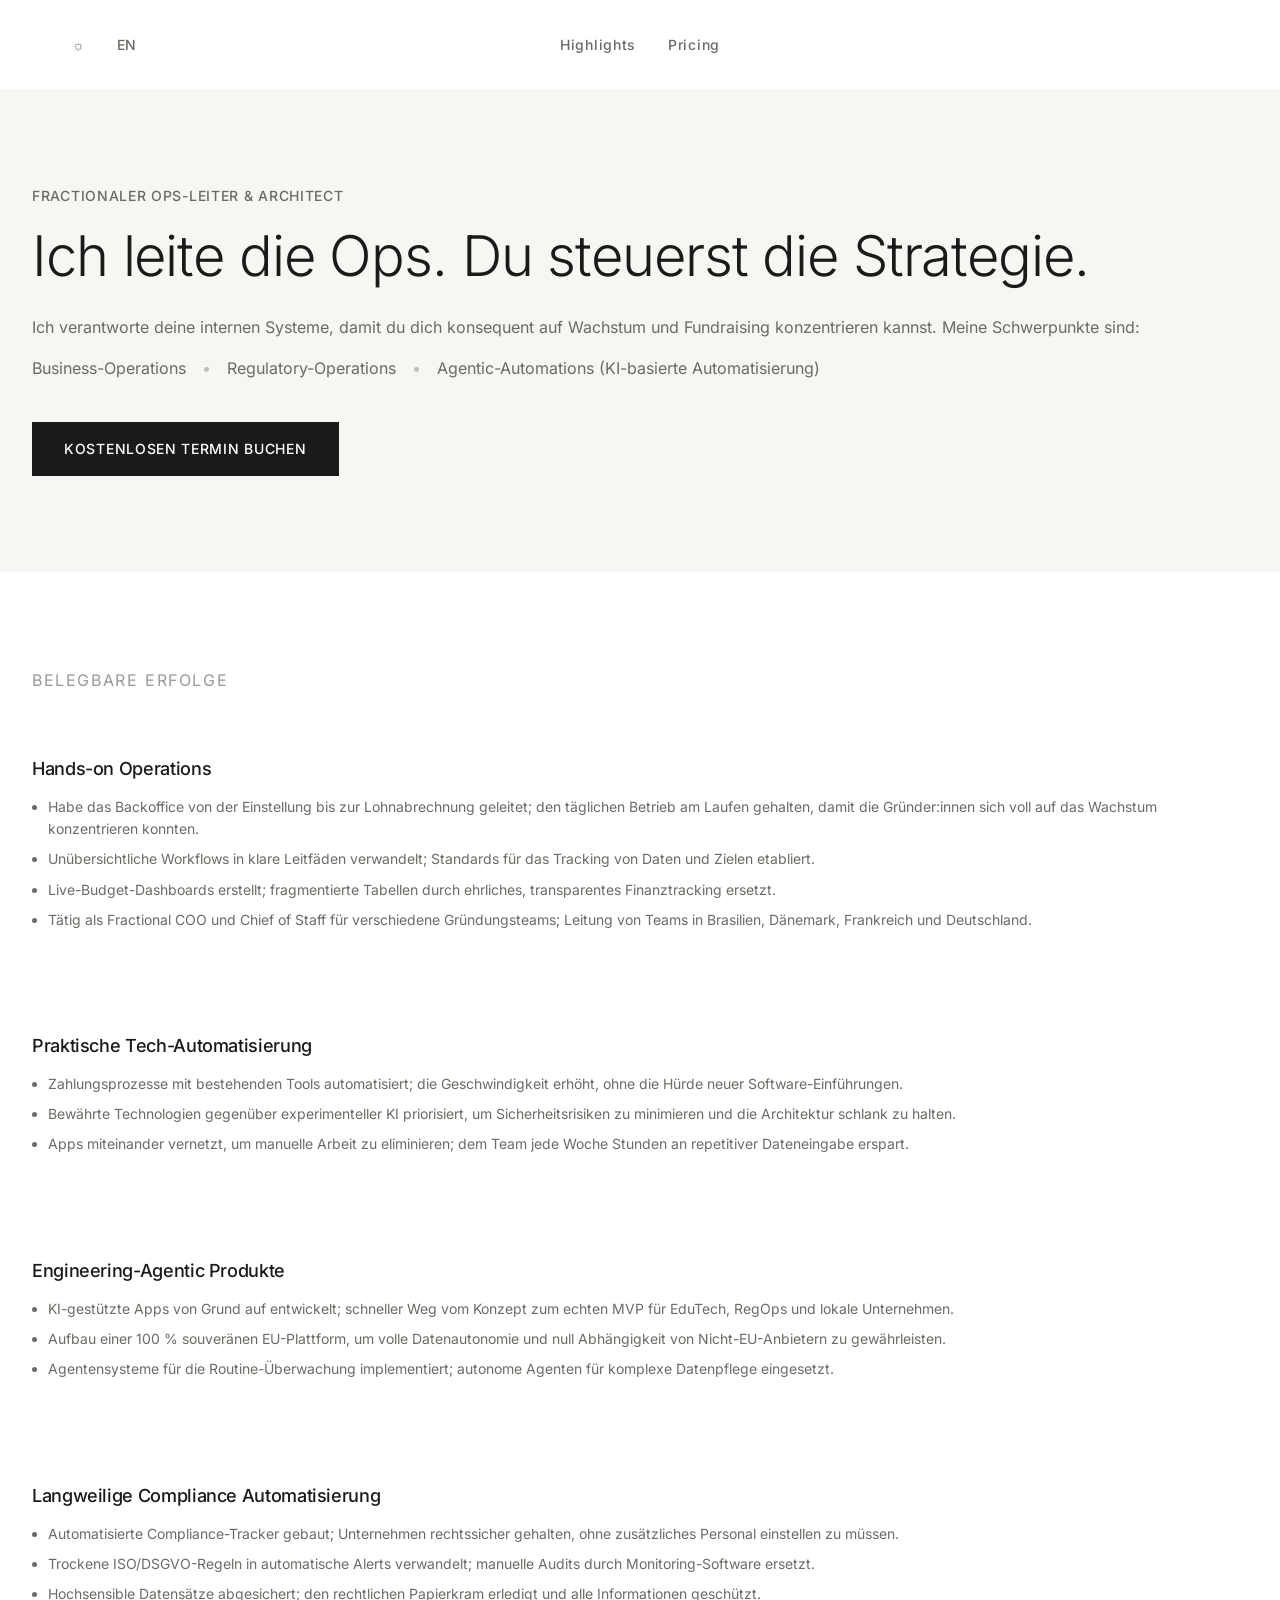
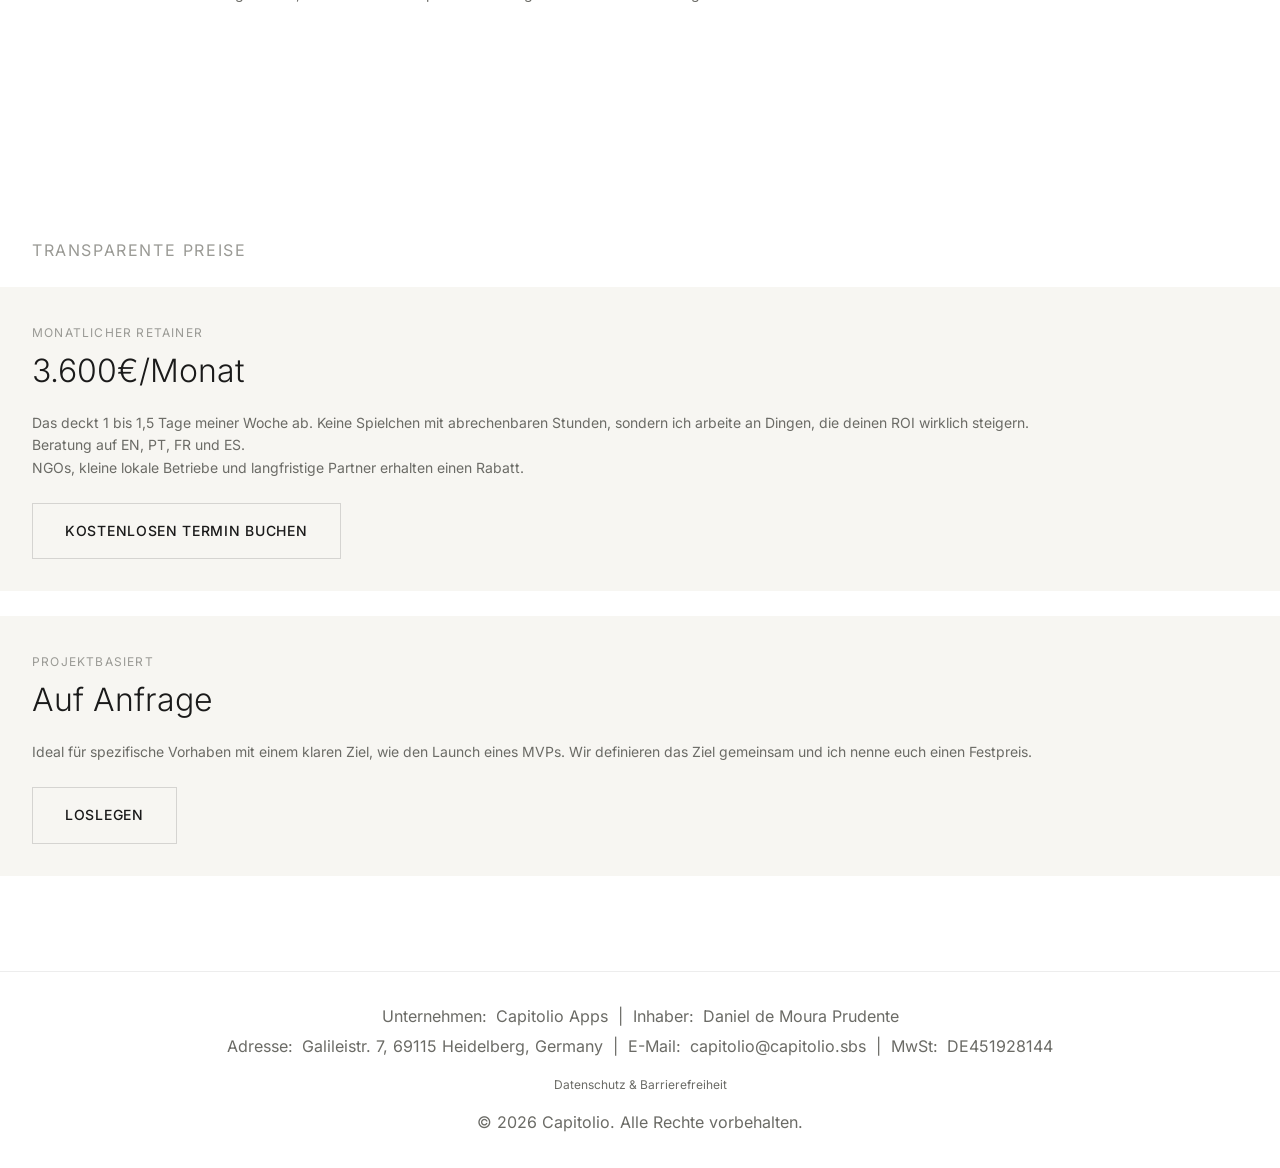
<file: index.html>
<!DOCTYPE html>
<html lang="de">

<head>
  <meta charset="UTF-8">
  <meta name="viewport" content="width=device-width, initial-scale=1.0">
  <meta http-equiv="Content-Security-Policy"
    content="default-src 'none'; script-src 'self' 'unsafe-inline'; style-src 'self' 'unsafe-inline'; font-src 'self'; img-src 'self'; connect-src 'none'; frame-ancestors 'none';">
  <meta http-equiv="X-Frame-Options" content="DENY">
  <title>Daniel Prudente - Ops-Leiter & Architect</title>
  <meta name="description"
    content="Ich übernehme die volle Verantwortung für die interne Infrastruktur, damit sich das Gründungsteam voll auf Strategie und Fundraising fokussieren kann.">
  <link rel="icon" type="image/x-icon" href="public/favicon.ico">

  <!-- Stylesheets -->
  <link rel="stylesheet" href="css/style.css">
</head>

<body>
  <!-- Header -->
  <header>
    <div class="container">
      <div class="header-content">
        <nav class="nav-desktop">
          <ul class="nav-list">
            <li><a href="#proof" class="nav-link" data-i18n="nav_highlights">Highlights</a></li>
            <li><a href="#pricing" class="nav-link" data-i18n="nav_pricing">Preise</a></li>
          </ul>
        </nav>
        <div class="nav-controls">
          <button id="theme-toggle" class="nav-btn" aria-label="Design wechseln" title="Design wechseln">
            <span class="theme-icon">&#9788;</span>
          </button>
          <button id="lang-toggle" class="nav-btn" aria-label="Sprache wechseln" title="Sprache wechseln">
            <span data-lang-indicator>DE</span>
          </button>
          <button id="open-nav" class="nav-btn nav-hamburger" aria-label="Navigation öffnen">
            <span>&#9776;</span>
          </button>
        </div>
      </div>
    </div>
  </header>

  <!-- Mobile Navigation Overlay -->
<div class="nav-overlay" id="nav-overlay">
      <button class="close-nav" id="close-nav" aria-label="Navigation schließen">Schließen</button>
      <ul class="nav-overlay-list">
        <li class="nav-overlay-item"><a href="#proof" class="nav-overlay-link" data-i18n="nav_highlights">Highlights</a></li>
        <li class="nav-overlay-item"><a href="#pricing" class="nav-overlay-link" data-i18n="nav_pricing">Preise</a></li>
      </ul>
    </div>

  <main>
    <!-- Section 1: CTA (Call to Action) -->
    <section id="cta" class="grid">
      <div class="cta-content reveal active">
        <span class="eyebrow-text">Fractionaler Ops-Leiter & Architect</span>
        <h1 class="cta-title">Ich leite die Ops. Du steuerst die Strategie.</h1>
        <p class="cta-subtitle">Ich verantworte deine internen Systeme, damit du dich konsequent auf Wachstum und Fundraising konzentrieren kannst. Meine Schwerpunkte sind:</p>
        <ul class="focus-areas">
          <li>Business-Operations</li>
          <li>Regulatory-Operations</li>
          <li>Agentic-Automations (KI-basierte Automatisierung)</li>
        </ul>
        <div class="cta-actions">
          <a href="https://koalendar.com/e/daniel-kennenlernen" target="_blank" rel="noopener noreferrer" class="btn btn-primary">Kostenlosen Termin buchen</a>
        </div>
      </div>
    </section>

    <!-- Section 2: Proof of Work (3 Cards) -->
    <section id="proof" class="grid">
      <div class="section-label reveal">
        <span class="label">Belegbare Erfolge</span>
      </div>
      <div class="section-content">
        <div class="proof-grid">
          <div class="proof-card reveal">
            <h3 class="proof-card-title">Hands-on Operations</h3>
            <ul class="proof-card-desc">
              <li>Habe das Backoffice von der Einstellung bis zur Lohnabrechnung geleitet; den täglichen Betrieb am Laufen gehalten, damit die Gründer:innen sich voll auf das Wachstum konzentrieren konnten.</li>
              <li>Unübersichtliche Workflows in klare Leitfäden verwandelt; Standards für das Tracking von Daten und Zielen etabliert.</li>
              <li>Live-Budget-Dashboards erstellt; fragmentierte Tabellen durch ehrliches, transparentes Finanztracking ersetzt.</li>
              <li>Tätig als Fractional COO und Chief of Staff für verschiedene Gründungsteams; Leitung von Teams in Brasilien, Dänemark, Frankreich und Deutschland.</li>
            </ul>
          </div>
          <div class="proof-card reveal delay-1">
            <h3 class="proof-card-title">Praktische Tech-Automatisierung</h3>
            <ul class="proof-card-desc">
              <li>Zahlungsprozesse mit bestehenden Tools automatisiert; die Geschwindigkeit erhöht, ohne die Hürde neuer Software-Einführungen.</li>
              <li>Bewährte Technologien gegenüber experimenteller KI priorisiert, um Sicherheitsrisiken zu minimieren und die Architektur schlank zu halten.</li>
              <li>Apps miteinander vernetzt, um manuelle Arbeit zu eliminieren; dem Team jede Woche Stunden an repetitiver Dateneingabe erspart.</li>
            </ul>
          </div>
          <div class="proof-card reveal delay-2">
            <h3 class="proof-card-title">Engineering-Agentic Produkte</h3>
            <ul class="proof-card-desc">
              <li>KI-gestützte Apps von Grund auf entwickelt; schneller Weg vom Konzept zum echten MVP für EduTech, RegOps und lokale Unternehmen.</li>
              <li>Aufbau einer 100 % souveränen EU-Plattform, um volle Datenautonomie und null Abhängigkeit von Nicht-EU-Anbietern zu gewährleisten.</li>
              <li>Agentensysteme für die Routine-Überwachung implementiert; autonome Agenten für komplexe Datenpflege eingesetzt.</li>
            </ul>
          </div>
          <div class="proof-card reveal delay-3">
            <h3 class="proof-card-title">Langweilige Compliance Automatisierung</h3>
            <ul class="proof-card-desc">
              <li>Automatisierte Compliance-Tracker gebaut; Unternehmen rechtssicher gehalten, ohne zusätzliches Personal einstellen zu müssen.</li>
              <li>Trockene ISO/DSGVO-Regeln in automatische Alerts verwandelt; manuelle Audits durch Monitoring-Software ersetzt.</li>
              <li>Hochsensible Datensätze abgesichert; den rechtlichen Papierkram erledigt und alle Informationen geschützt.</li>
            </ul>
          </div>
        </div>
      </div>
    </section>

    <!-- Section 3: Pricing -->
    <section id="pricing" class="grid">
      <div class="section-label reveal">
        <span class="label">Transparente Preise</span>
      </div>
      <div class="section-content">
        <div class="pricing-grid">
          <div class="pricing-card reveal">
            <span class="pricing-card-title">Monatlicher Retainer</span>
            <div class="pricing-card-price">3.600€/Monat</div>
            <ul class="pricing-card-desc">
              <li>Das deckt 1 bis 1,5 Tage meiner Woche ab. Keine Spielchen mit abrechenbaren Stunden, sondern ich arbeite an Dingen, die deinen ROI wirklich steigern.</li>
              <li>Beratung auf EN, PT, FR und ES.</li>
              <li>NGOs, kleine lokale Betriebe und langfristige Partner erhalten einen Rabatt.</li>
            </ul>
            <a href="https://koalendar.com/e/daniel-kennenlernen" target="_blank" rel="noopener noreferrer"
              class="btn btn-secondary">Kostenlosen Termin buchen</a>
          </div>
          <div class="pricing-card reveal delay-1">
            <span class="pricing-card-title">Projektbasiert</span>
            <div class="pricing-card-price">Auf Anfrage</div>
            <p class="pricing-card-desc">Ideal für spezifische Vorhaben mit einem klaren Ziel, wie den Launch eines MVPs. Wir definieren das Ziel gemeinsam und ich nenne euch einen Festpreis.</p>
            <a href="https://koalendar.com/e/daniel-kennenlernen" target="_blank" rel="noopener noreferrer"
              class="btn btn-secondary">Loslegen</a>
          </div>
        </div>
      </div>
    </section>
  </main>

  <!-- Footer -->
  <footer>
    <div class="container">
      <div class="footer-content">
        <div class="footer-impressum">
          <p class="footer-impressum-text">
            <strong>Unternehmen:</strong> Capitolio Apps &nbsp;|&nbsp; <strong>Inhaber:</strong> Daniel de Moura
            Prudente
          </p>
          <p class="footer-impressum-text">
            <strong>Adresse:</strong> Galileistr. 7, 69115 Heidelberg, Germany &nbsp;|&nbsp; <strong>E-Mail:</strong>
            capitolio@capitolio.sbs &nbsp;|&nbsp; <strong>MwSt:</strong> DE451928144
          </p>
        </div>
        <div class="footer-links">
          <a href="privacy-accessibility.html" class="footer-link">Datenschutz & Barrierefreiheit</a>
        </div>
        <div class="footer-legal">
          <p>&copy; 2026 Capitolio. Alle Rechte vorbehalten.</p>
        </div>
      </div>
    </div>
  </footer>

  <!-- JavaScript -->
  <script src="js/theme.js"></script>
  <script src="js/i18n.js"></script>
  <script src="js/main.js"></script>
</body>

</html>
</file>
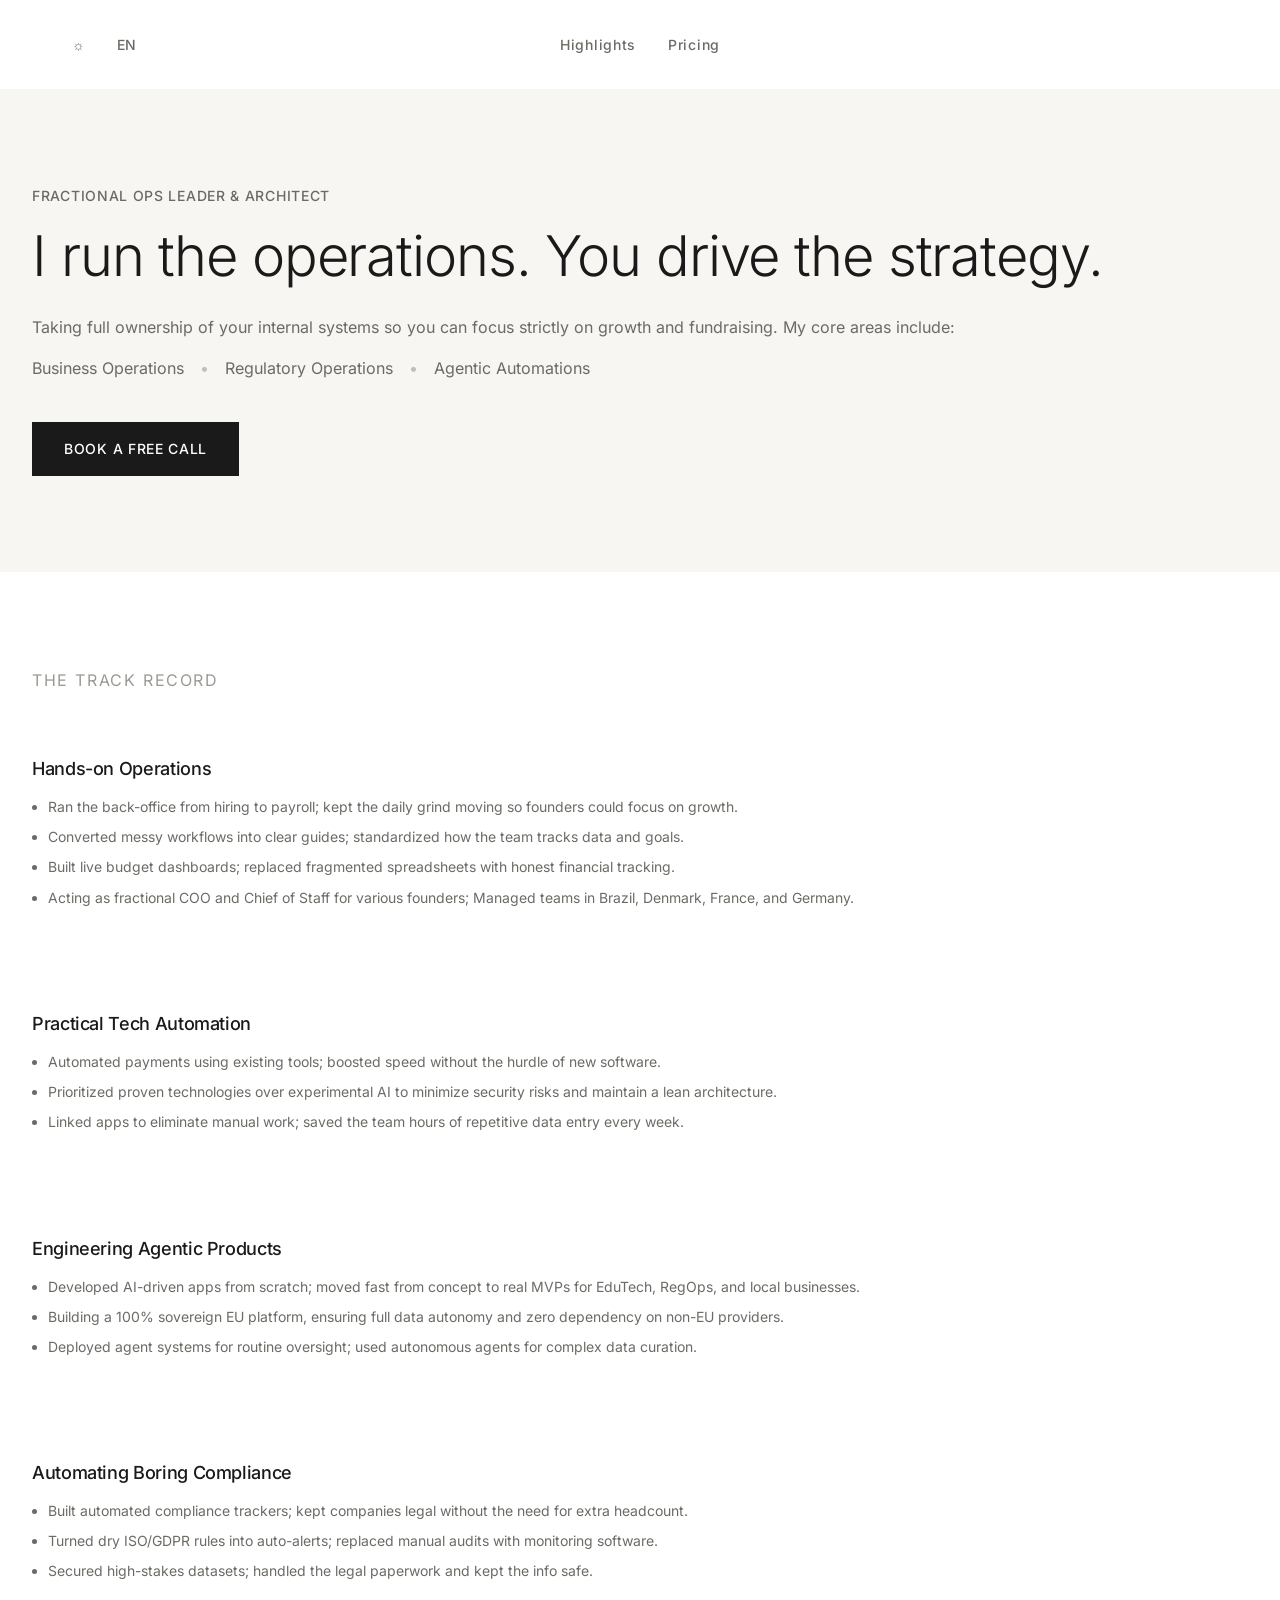
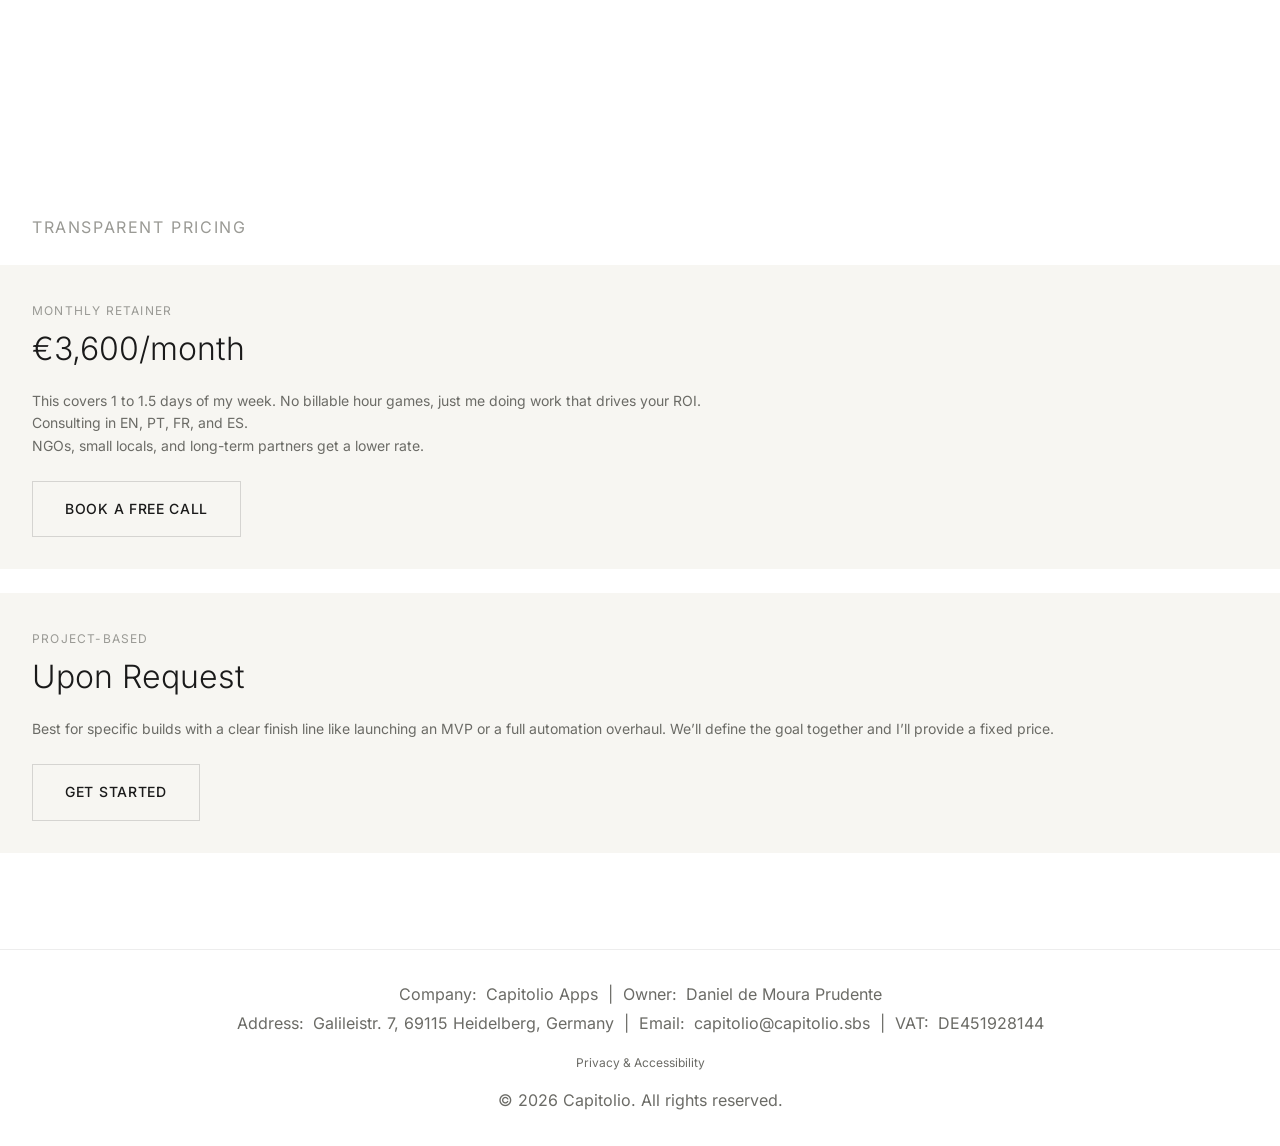
<file: en/index.html>
<!DOCTYPE html>
<html lang="en">

<head>
  <meta charset="UTF-8">
  <meta name="viewport" content="width=device-width, initial-scale=1.0">
  <meta http-equiv="Content-Security-Policy"
    content="default-src 'none'; script-src 'self' 'unsafe-inline'; style-src 'self' 'unsafe-inline'; font-src 'self'; img-src 'self'; connect-src 'none'; frame-ancestors 'none';">
  <meta http-equiv="X-Frame-Options" content="DENY">
  <title>Daniel Prudente - Ops Leader & Architect</title>
  <meta name="description"
    content=" I take full ownership of the internal business infrastructure so Founders can focus on strategy and fundraising.">
  <link rel="icon" type="image/x-icon" href="../public/favicon.ico">

  <!-- Stylesheets -->
  <link rel="stylesheet" href="../css/style.css">
</head>

<body>
  <!-- Header -->
  <header>
    <div class="container">
      <div class="header-content">
        <nav class="nav-desktop">
          <ul class="nav-list">
            <li><a href="#proof" class="nav-link" data-i18n="nav_highlights">Highlights</a></li>
            <li><a href="#pricing" class="nav-link" data-i18n="nav_pricing">Pricing</a></li>
          </ul>
        </nav>
        <div class="nav-controls">
          <button id="theme-toggle" class="nav-btn" aria-label="Toggle theme" title="Toggle theme">
            <span class="theme-icon">&#9788;</span>
          </button>
          <button id="lang-toggle" class="nav-btn" aria-label="Toggle language" title="Toggle language">
            <span data-lang-indicator>EN</span>
          </button>
          <button id="open-nav" class="nav-btn nav-hamburger" aria-label="Open navigation">
            <span>&#9776;</span>
          </button>
        </div>
      </div>
    </div>
  </header>

  <!-- Mobile Navigation Overlay -->
<div class="nav-overlay" id="nav-overlay">
      <button class="close-nav" id="close-nav" aria-label="Close navigation">Close</button>
      <ul class="nav-overlay-list">
        <li class="nav-overlay-item"><a href="#proof" class="nav-overlay-link" data-i18n="nav_highlights">Highlights</a></li>
        <li class="nav-overlay-item"><a href="#pricing" class="nav-overlay-link" data-i18n="nav_pricing">Pricing</a></li>
      </ul>
    </div>

  <main>
    <!-- Section 1: CTA (Call to Action) -->
    <section id="cta" class="grid">
      <div class="cta-content reveal active">
        <span class="eyebrow-text">Fractional Ops Leader & Architect</span>
        <h1 class="cta-title">I run the operations. You drive the strategy.</h1>
        <p class="cta-subtitle">Taking full ownership of your internal systems so you can focus strictly on growth and fundraising. My core areas include:</p>
        <ul class="focus-areas">
          <li>Business Operations</li>
          <li>Regulatory Operations</li>
          <li>Agentic Automations</li>
        </ul>
        <div class="cta-actions">
          <a href="https://koalendar.com/e/daniel-kennenlernen" target="_blank" rel="noopener noreferrer" class="btn btn-primary">Book a Free Call</a>
        </div>
      </div>
    </section>

    <!-- Section 2: Proof of Work (3 Cards) -->
    <section id="proof" class="grid">
      <div class="section-label reveal">
        <span class="label">The Track Record</span>
      </div>
      <div class="section-content">
        <div class="proof-grid">
          <div class="proof-card reveal">
            <h3 class="proof-card-title">Hands-on Operations</h3>
            <ul class="proof-card-desc">
              <li>Ran the back-office from hiring to payroll; kept the daily grind moving so founders could focus on growth.</li>
              <li>Converted messy workflows into clear guides; standardized how the team tracks data and goals.</li>
              <li>Built live budget dashboards; replaced fragmented spreadsheets with honest financial tracking.</li>
              <li>Acting as fractional COO and Chief of Staff for various founders; Managed teams in Brazil, Denmark, France, and Germany.</li>              
            </ul>
          </div>
          <div class="proof-card reveal delay-1">
            <h3 class="proof-card-title">Practical Tech Automation</h3>
            <ul class="proof-card-desc">
              <li>Automated payments using existing tools; boosted speed without the hurdle of new software.</li>
              <li>Prioritized proven technologies over experimental AI to minimize security risks and maintain a lean architecture.</li>
              <li>Linked apps to eliminate manual work; saved the team hours of repetitive data entry every week.</li>
            </ul>
          </div>
          <div class="proof-card reveal delay-2">
            <h3 class="proof-card-title">Engineering Agentic Products</h3>
            <ul class="proof-card-desc">
              <li>Developed AI-driven apps from scratch; moved fast from concept to real MVPs for EduTech, RegOps, and local businesses.</li>
              <li>Building a 100% sovereign EU platform, ensuring full data autonomy and zero dependency on non-EU providers.</li>
              <li>Deployed agent systems for routine oversight; used autonomous agents for complex data curation.</li>
            </ul>
          </div>
          <div class="proof-card reveal delay-3">
            <h3 class="proof-card-title">Automating Boring Compliance</h3>
            <ul class="proof-card-desc">
              <li>Built automated compliance trackers; kept companies legal without the need for extra headcount.</li>
              <li>Turned dry ISO/GDPR rules into auto-alerts; replaced manual audits with monitoring software.</li>
              <li>Secured high-stakes datasets; handled the legal paperwork and kept the info safe.</li>
            </ul>
          </div>
        </div>
      </div>
    </section>

    <!-- Section 3: Pricing -->
    <section id="pricing" class="grid">
      <div class="section-label reveal">
        <span class="label">Transparent Pricing</span>
      </div>
      <div class="section-content">
        <div class="pricing-grid">
          <div class="pricing-card reveal">
            <span class="pricing-card-title">Monthly Retainer</span>
            <div class="pricing-card-price">€3,600/month</div>
            <ul class="pricing-card-desc">
              <li>This covers 1 to 1.5 days of my week. No billable hour games, just me doing work that drives your ROI.</li>
              <li>Consulting in EN, PT, FR, and ES.</li>
              <li>NGOs, small locals, and long-term partners get a lower rate.</li>
            </ul>
            <a href="https://koalendar.com/e/daniel-kennenlernen" target="_blank" rel="noopener noreferrer"
              class="btn btn-secondary">Book a Free Call</a>
          </div>
          <div class="pricing-card reveal delay-1">
            <span class="pricing-card-title">Project-Based</span>
            <div class="pricing-card-price">Upon Request</div>
            <p class="pricing-card-desc">Best for specific builds with a clear finish line like launching an MVP or a full automation overhaul. We’ll define the goal together and I’ll provide a fixed price.</p>
            <a href="https://koalendar.com/e/daniel-kennenlernen" target="_blank" rel="noopener noreferrer"
              class="btn btn-secondary">Get Started</a>
          </div>
        </div>
      </div>
    </section>
  </main>

  <!-- Footer -->
  <footer>
    <div class="container">
      <div class="footer-content">
        <div class="footer-impressum">
          <p class="footer-impressum-text">
            <strong>Company:</strong> Capitolio Apps &nbsp;|&nbsp; <strong>Owner:</strong> Daniel de Moura Prudente
          </p>
          <p class="footer-impressum-text">
            <strong>Address:</strong> Galileistr. 7, 69115 Heidelberg, Germany &nbsp;|&nbsp; <strong>Email:</strong>
            capitolio@capitolio.sbs &nbsp;|&nbsp; <strong>VAT:</strong> DE451928144
          </p>
        </div>
        <div class="footer-links">
          <a href="privacy-accessibility.html" class="footer-link">Privacy & Accessibility</a>
        </div>
        <div class="footer-legal">
          <p>&copy; 2026 Capitolio. All rights reserved.</p>
        </div>
      </div>
    </div>
  </footer>

  <!-- JavaScript -->
  <script src="../js/theme.js"></script>
  <script src="../js/i18n.js"></script>
  <script src="../js/main.js"></script>
</body>

</html>
</file>
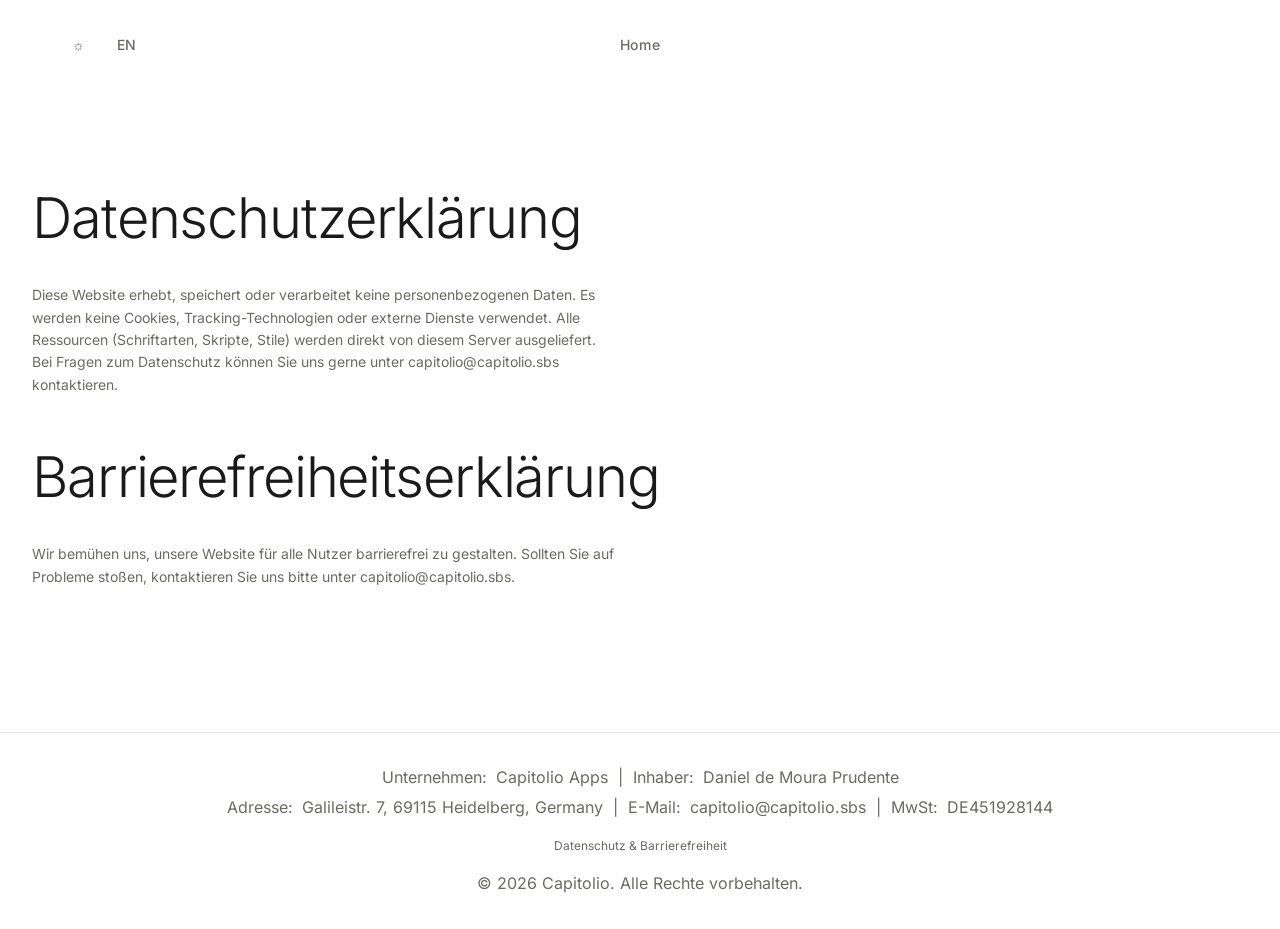
<file: privacy-accessibility.html>
<!DOCTYPE html>
<html lang="de">
<head>
  <meta charset="UTF-8">
  <meta name="viewport" content="width=device-width, initial-scale=1.0">
  <meta http-equiv="Content-Security-Policy" content="default-src 'none'; script-src 'self' 'unsafe-inline'; style-src 'self' 'unsafe-inline'; font-src 'self'; img-src 'self'; connect-src 'none'; frame-ancestors 'none';">
  <meta http-equiv="X-Frame-Options" content="DENY">
  <title>Datenschutz & Barrierefreiheit - Capitolio</title>
  <meta name="description" content="Datenschutzerklärung der Capitolio Website.">
  
  <!-- Stylesheets -->
  <link rel="stylesheet" href="css/style.css">
</head>
<body>
  <!-- Header -->
  <header>
    <div class="container">
      <div class="header-content">
<nav class="nav-desktop">
          <ul class="nav-list">
            <li><a href="index.html" class="nav-link" data-i18n="nav_home">Startseite</a></li>
          </ul>
        </nav>
        <div class="nav-controls">
          <button id="theme-toggle" class="nav-btn" aria-label="Design wechseln" title="Design wechseln">
            <span class="theme-icon">&#9788;</span>
          </button>
          <button id="lang-toggle" class="nav-btn" aria-label="Sprache wechseln" title="Sprache wechseln">
            <span data-lang-indicator>DE</span>
          </button>
          <button id="open-nav" class="nav-btn nav-hamburger" aria-label="Navigation öffnen">
            <span>&#9776;</span>
          </button>
        </div>
      </div>
    </div>
  </header>

  <!-- Mobile Navigation Overlay -->
<div class="nav-overlay" id="nav-overlay">
      <button class="close-nav" id="close-nav" aria-label="Navigation schließen">Schließen</button>
      <ul class="nav-overlay-list">
        <li class="nav-overlay-item"><a href="index.html" class="nav-overlay-link" data-i18n="nav_home">Startseite</a></li>
      </ul>
    </div>

  <main>
    <!-- Legal Content Section -->
    <section id="legal" class="grid">
      <div class="legal-content reveal active">
        <h1 class="legal-title">Datenschutzerklärung</h1>
        <div class="legal-section">
          <p>Diese Website erhebt, speichert oder verarbeitet keine personenbezogenen Daten. Es werden keine Cookies, Tracking-Technologien oder externe Dienste verwendet. Alle Ressourcen (Schriftarten, Skripte, Stile) werden direkt von diesem Server ausgeliefert. Bei Fragen zum Datenschutz können Sie uns gerne unter capitolio@capitolio.sbs kontaktieren.</p>
        </div>
        <h1 class="legal-title mt-5">Barrierefreiheitserklärung</h1>
        <div class="legal-section">
          <p>Wir bemühen uns, unsere Website für alle Nutzer barrierefrei zu gestalten. Sollten Sie auf Probleme stoßen, kontaktieren Sie uns bitte unter capitolio@capitolio.sbs.</p>
        </div>
      </div>
    </section>
  </main>

  <!-- Footer -->
  <footer>
    <div class="container">
      <div class="footer-content">
        <div class="footer-impressum">
          <p class="footer-impressum-text">
            <strong>Unternehmen:</strong> Capitolio Apps &nbsp;|&nbsp; <strong>Inhaber:</strong> Daniel de Moura Prudente
          </p>
          <p class="footer-impressum-text">
            <strong>Adresse:</strong> Galileistr. 7, 69115 Heidelberg, Germany &nbsp;|&nbsp; <strong>E-Mail:</strong> capitolio@capitolio.sbs &nbsp;|&nbsp; <strong>MwSt:</strong> DE451928144
          </p>
        </div>
        <div class="footer-links">
          <a href="privacy-accessibility.html" class="footer-link">Datenschutz & Barrierefreiheit</a>
        </div>
        <div class="footer-legal">
          <p>&copy; 2026 Capitolio. Alle Rechte vorbehalten.</p>
        </div>
      </div>
    </div>
  </footer>

  <!-- JavaScript -->
  <script src="js/theme.js"></script>
  <script src="js/i18n.js"></script>
  <script src="js/main.js"></script>
</body>
</html>
</file>
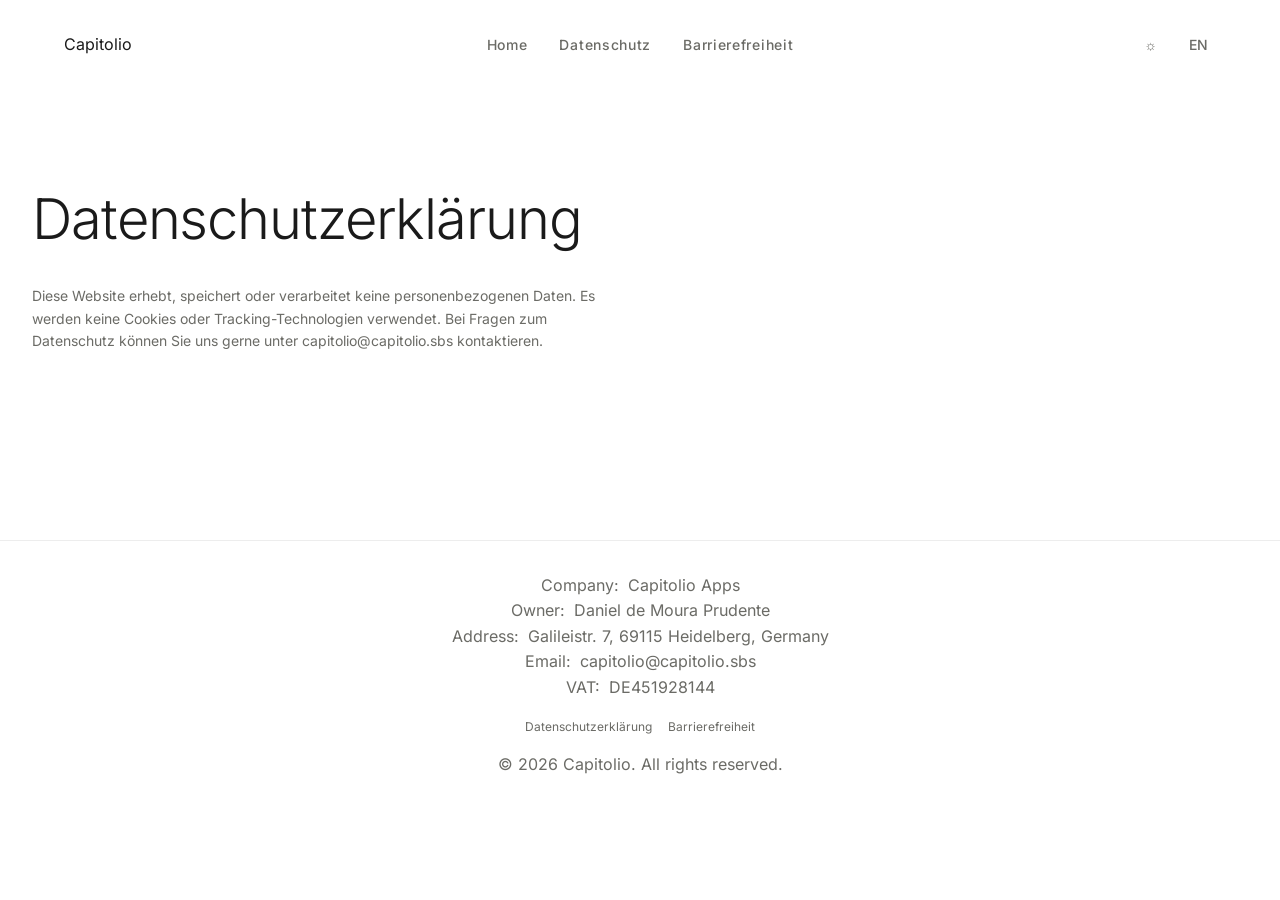
<file: privacy.html>
<!DOCTYPE html>
<html lang="de">
<head>
  <meta charset="UTF-8">
  <meta name="viewport" content="width=device-width, initial-scale=1.0">
  <title>Datenschutzerklärung - Capitolio</title>
  <meta name="description" content="Datenschutzerklärung der Capitolio Website.">
  
  <!-- Typography -->
  <link rel="preconnect" href="https://fonts.googleapis.com">
  <link rel="preconnect" href="https://fonts.gstatic.com" crossorigin>
  <link href="https://fonts.googleapis.com/css2?family=Inter:wght@300;400;500;600&display=swap" rel="stylesheet">
  
  <!-- Stylesheets -->
  <link rel="stylesheet" href="css/style.css">
</head>
<body>
  <!-- Header -->
  <header>
    <div class="container">
      <div class="header-content">
        <a href="index.html" class="logo">Capitolio</a>
        <nav class="nav-desktop">
          <ul class="nav-list">
            <li><a href="index.html" class="nav-link" data-i18n="nav_home">Startseite</a></li>
            <li><a href="privacy.html" class="nav-link" data-i18n="nav_privacy">Datenschutz</a></li>
            <li><a href="accessibility.html" class="nav-link" data-i18n="nav_accessibility">Barrierefreiheit</a></li>
          </ul>
        </nav>
        <div class="nav-controls">
          <button id="theme-toggle" class="nav-btn" aria-label="Design wechseln" title="Design wechseln">
            <span class="theme-icon">&#9788;</span>
          </button>
          <button id="lang-toggle" class="nav-btn" aria-label="Sprache wechseln" title="Sprache wechseln">
            <span data-lang-indicator>DE</span>
          </button>
          <button id="open-nav" class="nav-btn nav-hamburger" aria-label="Navigation öffnen">
            <span>&#9776;</span>
          </button>
        </div>
      </div>
    </div>
  </header>

  <!-- Mobile Navigation Overlay -->
  <div class="nav-overlay" id="nav-overlay">
    <button class="close-nav" id="close-nav" aria-label="Navigation schließen">Schließen</button>
    <ul class="nav-overlay-list">
      <li class="nav-overlay-item"><a href="index.html" class="nav-overlay-link" data-i18n="nav_home">Startseite</a></li>
      <li class="nav-overlay-item"><a href="privacy.html" class="nav-overlay-link" data-i18n="nav_privacy">Datenschutz</a></li>
      <li class="nav-overlay-item"><a href="accessibility.html" class="nav-overlay-link" data-i18n="nav_accessibility">Barrierefreiheit</a></li>
    </ul>
  </div>

  <main>
    <!-- Legal Content Section -->
    <section id="legal" class="grid">
      <div class="legal-content reveal active">
        <h1 class="legal-title">Datenschutzerklärung</h1>
        <div class="legal-section">
          <p>Diese Website erhebt, speichert oder verarbeitet keine personenbezogenen Daten. Es werden keine Cookies oder Tracking-Technologien verwendet. Bei Fragen zum Datenschutz können Sie uns gerne unter capitolio@capitolio.sbs kontaktieren.</p>
        </div>
      </div>
    </section>
  </main>

  <!-- Footer -->
  <footer>
    <div class="container">
      <div class="footer-content">
        <div class="footer-impressum">
          <p class="footer-impressum-text">
            <strong>Company:</strong> Capitolio Apps<br>
            <strong>Owner:</strong> Daniel de Moura Prudente<br>
            <strong>Address:</strong> Galileistr. 7, 69115 Heidelberg, Germany<br>
            <strong>Email:</strong> capitolio@capitolio.sbs<br>
            <strong>VAT:</strong> DE451928144
          </p>
        </div>
        <div class="footer-links">
          <a href="privacy.html" class="footer-link">Datenschutzerklärung</a>
          <a href="accessibility.html" class="footer-link">Barrierefreiheit</a>
        </div>
        <div class="footer-legal">
          <p>&copy; 2026 Capitolio. All rights reserved.</p>
        </div>
      </div>
    </div>
  </footer>

  <!-- JavaScript -->
  <script src="js/theme.js"></script>
  <script src="js/i18n.js"></script>
  <script src="js/main.js"></script>
</body>
</html>
</file>
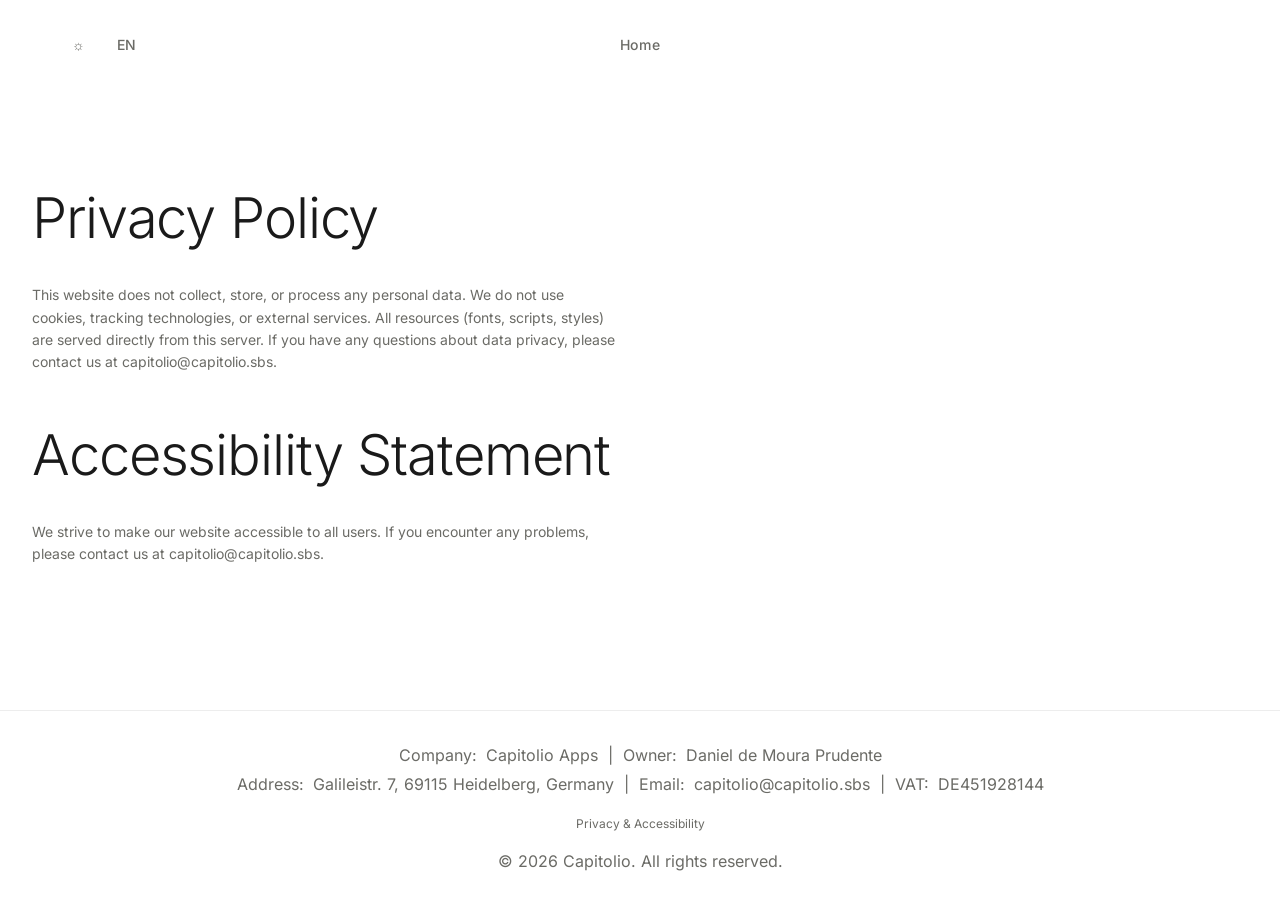
<file: en/privacy-accessibility.html>
<!DOCTYPE html>
<html lang="en">
<head>
  <meta charset="UTF-8">
  <meta name="viewport" content="width=device-width, initial-scale=1.0">
  <meta http-equiv="Content-Security-Policy" content="default-src 'none'; script-src 'self' 'unsafe-inline'; style-src 'self' 'unsafe-inline'; font-src 'self'; img-src 'self'; connect-src 'none'; frame-ancestors 'none';">
  <meta http-equiv="X-Frame-Options" content="DENY">
  <title>Privacy & Accessibility - Capitolio</title>
  <meta name="description" content="Privacy Policy of the Capitolio website.">
  
  <!-- Stylesheets -->
  <link rel="stylesheet" href="../css/style.css">
</head>
<body>
  <!-- Header -->
  <header>
    <div class="container">
      <div class="header-content">
<nav class="nav-desktop">
          <ul class="nav-list">
            <li><a href="index.html" class="nav-link" data-i18n="nav_home">Home</a></li>
          </ul>
        </nav>
        <div class="nav-controls">
          <button id="theme-toggle" class="nav-btn" aria-label="Toggle theme" title="Toggle theme">
            <span class="theme-icon">&#9788;</span>
          </button>
          <button id="lang-toggle" class="nav-btn" aria-label="Toggle language" title="Toggle language">
            <span data-lang-indicator>EN</span>
          </button>
          <button id="open-nav" class="nav-btn nav-hamburger" aria-label="Open navigation">
            <span>&#9776;</span>
          </button>
        </div>
      </div>
    </div>
  </header>

  <!-- Mobile Navigation Overlay -->
  <div class="nav-overlay" id="nav-overlay">
    <button class="close-nav" id="close-nav" aria-label="Close navigation">Close</button>
    <ul class="nav-overlay-list">
      <li class="nav-overlay-item"><a href="index.html" class="nav-overlay-link" data-i18n="nav_home">Home</a></li>
    </ul>
  </div>

  <main>
    <!-- Legal Content Section -->
    <section id="legal" class="grid">
      <div class="legal-content reveal active">
        <h1 class="legal-title">Privacy Policy</h1>
        <div class="legal-section">
          <p>This website does not collect, store, or process any personal data. We do not use cookies, tracking technologies, or external services. All resources (fonts, scripts, styles) are served directly from this server. If you have any questions about data privacy, please contact us at capitolio@capitolio.sbs.</p>
        </div>
        <h1 class="legal-title mt-5">Accessibility Statement</h1>
        <div class="legal-section">
          <p>We strive to make our website accessible to all users. If you encounter any problems, please contact us at capitolio@capitolio.sbs.</p>
        </div>
      </div>
    </section>
  </main>

  <!-- Footer -->
  <footer>
    <div class="container">
      <div class="footer-content">
        <div class="footer-impressum">
          <p class="footer-impressum-text">
            <strong>Company:</strong> Capitolio Apps &nbsp;|&nbsp; <strong>Owner:</strong> Daniel de Moura Prudente
          </p>
          <p class="footer-impressum-text">
            <strong>Address:</strong> Galileistr. 7, 69115 Heidelberg, Germany &nbsp;|&nbsp; <strong>Email:</strong> capitolio@capitolio.sbs &nbsp;|&nbsp; <strong>VAT:</strong> DE451928144
          </p>
        </div>
        <div class="footer-links">
          <a href="privacy-accessibility.html" class="footer-link">Privacy & Accessibility</a>
        </div>
        <div class="footer-legal">
          <p>&copy; 2026 Capitolio. All rights reserved.</p>
        </div>
      </div>
    </div>
  </footer>

  <!-- JavaScript -->
  <script src="../js/theme.js"></script>
  <script src="../js/i18n.js"></script>
  <script src="../js/main.js"></script>
</body>
</html>
</file>
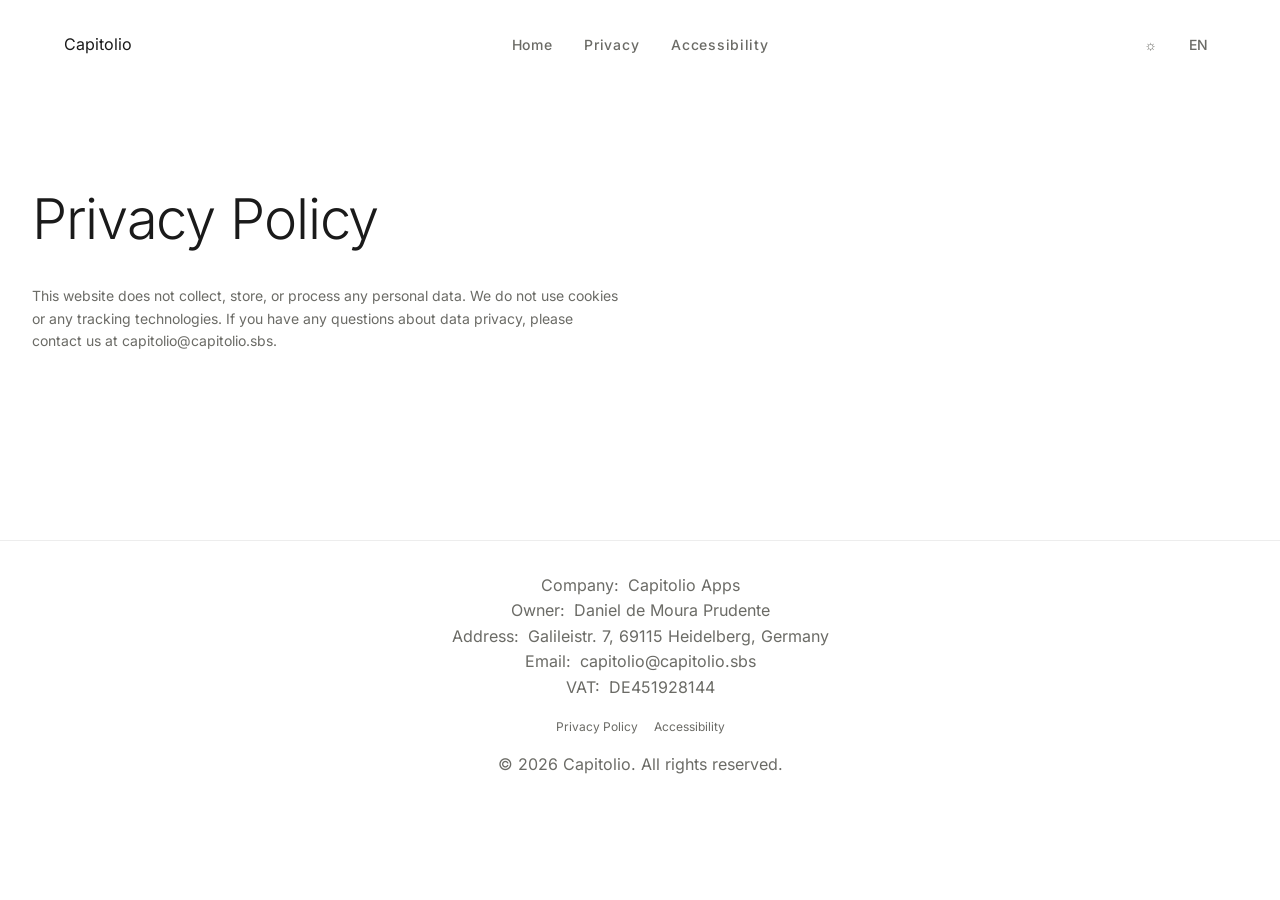
<file: en/privacy.html>
<!DOCTYPE html>
<html lang="en">
<head>
  <meta charset="UTF-8">
  <meta name="viewport" content="width=device-width, initial-scale=1.0">
  <title>Privacy Policy - Capitolio</title>
  <meta name="description" content="Privacy Policy of the Capitolio website.">
  
  <!-- Typography -->
  <link rel="preconnect" href="https://fonts.googleapis.com">
  <link rel="preconnect" href="https://fonts.gstatic.com" crossorigin>
  <link href="https://fonts.googleapis.com/css2?family=Inter:wght@300;400;500;600&display=swap" rel="stylesheet">
  
  <!-- Stylesheets -->
  <link rel="stylesheet" href="../css/style.css">
</head>
<body>
  <!-- Header -->
  <header>
    <div class="container">
      <div class="header-content">
        <a href="index.html" class="logo">Capitolio</a>
        <nav class="nav-desktop">
          <ul class="nav-list">
            <li><a href="index.html" class="nav-link" data-i18n="nav_home">Home</a></li>
            <li><a href="privacy.html" class="nav-link" data-i18n="nav_privacy">Privacy</a></li>
            <li><a href="accessibility.html" class="nav-link" data-i18n="nav_accessibility">Accessibility</a></li>
          </ul>
        </nav>
        <div class="nav-controls">
          <button id="theme-toggle" class="nav-btn" aria-label="Toggle theme" title="Toggle theme">
            <span class="theme-icon">&#9788;</span>
          </button>
          <button id="lang-toggle" class="nav-btn" aria-label="Toggle language" title="Toggle language">
            <span data-lang-indicator>EN</span>
          </button>
          <button id="open-nav" class="nav-btn nav-hamburger" aria-label="Open navigation">
            <span>&#9776;</span>
          </button>
        </div>
      </div>
    </div>
  </header>

  <!-- Mobile Navigation Overlay -->
  <div class="nav-overlay" id="nav-overlay">
    <button class="close-nav" id="close-nav" aria-label="Close navigation">Close</button>
    <ul class="nav-overlay-list">
      <li class="nav-overlay-item"><a href="index.html" class="nav-overlay-link" data-i18n="nav_home">Home</a></li>
      <li class="nav-overlay-item"><a href="privacy.html" class="nav-overlay-link" data-i18n="nav_privacy">Privacy</a></li>
      <li class="nav-overlay-item"><a href="accessibility.html" class="nav-overlay-link" data-i18n="nav_accessibility">Accessibility</a></li>
    </ul>
  </div>

  <main>
    <!-- Legal Content Section -->
    <section id="legal" class="grid">
      <div class="legal-content reveal active">
        <h1 class="legal-title">Privacy Policy</h1>
        <div class="legal-section">
          <p>This website does not collect, store, or process any personal data. We do not use cookies or any tracking technologies. If you have any questions about data privacy, please contact us at capitolio@capitolio.sbs.</p>
        </div>
      </div>
    </section>
  </main>

  <!-- Footer -->
  <footer>
    <div class="container">
      <div class="footer-content">
        <div class="footer-impressum">
          <p class="footer-impressum-text">
            <strong>Company:</strong> Capitolio Apps<br>
            <strong>Owner:</strong> Daniel de Moura Prudente<br>
            <strong>Address:</strong> Galileistr. 7, 69115 Heidelberg, Germany<br>
            <strong>Email:</strong> capitolio@capitolio.sbs<br>
            <strong>VAT:</strong> DE451928144
          </p>
        </div>
        <div class="footer-links">
          <a href="privacy.html" class="footer-link">Privacy Policy</a>
          <a href="accessibility.html" class="footer-link">Accessibility</a>
        </div>
        <div class="footer-legal">
          <p>&copy; 2026 Capitolio. All rights reserved.</p>
        </div>
      </div>
    </div>
  </footer>

  <!-- JavaScript -->
  <script src="../js/theme.js"></script>
  <script src="../js/i18n.js"></script>
  <script src="../js/main.js"></script>
</body>
</html>
</file>
<file: css/style.css>
/*
 * Capitolio Main Stylesheet
 * John Pawson minimalist aesthetic - whitespace over borders
 * Monochromatic palette, responsive layout
 */

/* Import design system */
@import url('./design-system.css');

/* ================================
 * 1. TYPOGRAPHY
 * ================================ */

h1, h2, h3, h4, h5, h6 {
  font-weight: var(--font-weight-light);
  line-height: var(--line-height-tight);
  letter-spacing: var(--letter-spacing-tight);
  color: var(--text-primary);
}

h1 {
  font-size: clamp(2rem, 5vw, 3.5rem);
}

h2 {
  font-size: clamp(1.5rem, 3vw, 2.5rem);
}

h3 {
  font-size: clamp(1.25rem, 2vw, 1.5rem);
}

p {
  font-size: var(--font-size-base);
  color: var(--text-secondary);
  line-height: var(--line-height-relaxed);
}

.label {
  font-size: var(--font-size-base);
  text-transform: uppercase;
  letter-spacing: var(--letter-spacing-wider);
  font-weight: var(--font-weight-regular);
  color: var(--text-muted);
  display: block;
  margin-bottom: -8px;
}

/* ================================
 * 2. LAYOUT
 * ================================ */

section {
  padding: var(--baseline-12x) 0;
  min-height: 50vh;
}

@media (min-width: var(--breakpoint-md)) {
  section {
    padding: var(--baseline-15x) 0;
  }
}

/* ================================
 * 3. HEADER & NAVIGATION
 * ================================ */

header {
  padding: var(--baseline-4x) 0;
  position: sticky;
  top: 0;
  background-color: var(--bg-primary);
  z-index: 100;
  transition: background-color var(--transition-base);
}

.header-content {
  display: flex;
  justify-content: space-between;
  align-items: center;
}

.nav-desktop {
  position: absolute;
  left: 50%;
  transform: translateX(-50%);
}

.nav-list {
  display: flex;
  gap: var(--baseline-4x);
}

.nav-link {
  font-size: var(--font-size-sm);
  font-weight: var(--font-weight-medium);
  color: var(--text-secondary);
  text-decoration: none;
  letter-spacing: var(--letter-spacing-wide);
  transition: color var(--transition-base);
}

.nav-link:hover {
  color: var(--text-primary);
}

@media (max-width: 640px) {
  .nav-desktop {
    position: static;
    transform: none;
  }
  
  .nav-list {
    gap: var(--baseline-2x);
    flex-wrap: wrap;
    justify-content: center;
  }
  
  .nav-link {
    font-size: var(--font-size-xs);
  }
}

.nav-controls {
  display: flex;
  align-items: center;
  gap: var(--baseline-2x);
}

.nav-btn {
  font-size: var(--font-size-sm);
  font-weight: var(--font-weight-medium);
  color: var(--text-secondary);
  padding: var(--baseline-half) var(--baseline);
  transition: color var(--transition-base);
}

.nav-hamburger {
  display: none;
}

.nav-btn:hover {
  color: var(--text-primary);
}

/* ================================
 * 4. HERO SECTION
 * ================================ */

#hero {
  padding-top: var(--baseline-8x);
  padding-bottom: var(--baseline-15x);
}

.hero-title {
  grid-column: 1 / -1;
  margin-bottom: var(--baseline-5x);
}

.hero-subtitle {
  grid-column: 1 / -1;
}

@media (min-width: var(--breakpoint-md)) {
  .hero-subtitle {
    grid-column: 5 / 13;
  }
}

/* ================================
 * 5. BUTTONS
 * ================================ */

.btn {
  display: inline-flex;
  align-items: center;
  justify-content: center;
  padding: var(--baseline-2x) var(--baseline-4x);
  font-size: var(--font-size-sm);
  font-weight: var(--font-weight-medium);
  letter-spacing: var(--letter-spacing-wide);
  text-transform: uppercase;
  text-decoration: none;
  transition: all var(--transition-base);
}

.btn-primary {
  background-color: var(--text-primary);
  color: var(--bg-primary);
}

.btn-primary:hover {
  background-color: var(--accent-hover);
  transform: translateY(-2px);
}

.btn-secondary {
  background-color: transparent;
  color: var(--text-primary);
  border: 1px solid var(--border-medium);
}

.btn-secondary:hover {
  background-color: var(--bg-secondary);
  transform: translateY(-2px);
}

/* ================================
 * 6. SECTIONS
 * ================================ */

/* Section labels */
.section-label {
  grid-column: 1 / -1;
  padding-left: var(--baseline-4x);
  padding-right: var(--baseline-4x);
  margin-bottom: -8px;
}

@media (min-width: var(--breakpoint-md)) {
  .section-label {
    grid-column: 1 / 4;
  }
}

.section-content {
  grid-column: 1 / -1;
}

@media (min-width: var(--breakpoint-md)) {
  .section-content {
    grid-column: 4 / 13;
  }
}

/* CTA Section */
#cta {
  background-color: var(--bg-secondary);
}

.cta-content {
  grid-column: 1 / -1;
}

@media (min-width: var(--breakpoint-md)) {
  .cta-content {
    grid-column: 4 / 13;
  }
}

.cta-title {
  margin-bottom: var(--baseline-3x);
}

.cta-subtitle {
  margin-bottom: var(--baseline-2x);
}

.cta-content > * {
  padding-left: var(--baseline-4x);
  padding-right: var(--baseline-4x);
}

.eyebrow-text {
  display: block; 
  font-size: var(--font-size-sm);
  font-weight: var(--font-weight-medium);
  letter-spacing: var(--letter-spacing-wide);
  text-transform: uppercase;
  color: var(--text-secondary);
  margin-bottom: var(--baseline-2x);
}

.focus-areas {
  list-style: none;
  padding: 0 var(--baseline-4x); 
  margin: 0 0 var(--baseline-5x) 0; /* Added a tiny bit more breathing room above the button */
  display: flex;
  flex-wrap: wrap;
  align-items: center;
}

.focus-areas li {
  font-size: var(--font-size-base);
  font-weight: var(--font-weight-regular);
  color: var(--text-secondary);
  display: flex;
  align-items: center;
}

/* Adds a subtle dot between the items, but NOT after the last one */
.focus-areas li:not(:last-child)::after {
  content: "•";
  margin: 0 var(--baseline-2x); /* 16px of space on both sides of the dot */
  color: var(--text-secondary);
  opacity: 0.4; /* Makes the dot fade back so the words stand out */
}

.cta-actions {
  display: flex;
  flex-direction: column; /* Stack them vertically on mobile */
  align-items: flex-start;
  gap: var(--baseline-2x);
}

@media (min-width: var(--breakpoint-md)) {
  .cta-actions {
    flex-direction: row;
    align-items: center; 
    gap: var(--baseline-3x);
  }
}

/* Proof of Work Section */
.proof-grid {
  display: grid;
  grid-template-columns: 1fr;
  gap: var(--baseline-4x);
  margin-top: var(--baseline-4x);
  padding-left: var(--baseline-4x);
  padding-right: var(--baseline-4x);
}

@media (min-width: var(--breakpoint-md)) {
  .proof-grid {
    grid-template-columns: repeat(3, 1fr);
  }
}

.proof-card {
  padding: var(--baseline-4x) 0;
}

.proof-card-title {
  font-size: var(--font-size-lg);
  font-weight: var(--font-weight-medium);
  margin-bottom: var(--baseline-2x);
}

.proof-card-desc {
  font-size: var(--font-size-sm);
  color: var(--text-secondary);
  list-style: disc;
  padding-left: var(--baseline-2x);
  margin: 0;
}

.proof-card-desc li {
  margin-bottom: var(--baseline);
}

/* Pricing Section */
.pricing-grid {
  display: grid;
  grid-template-columns: 1fr;
  gap: var(--baseline-3x);
  margin-top: var(--baseline-3x);
}

@media (min-width: var(--breakpoint-md)) {
  .pricing-grid {
    grid-template-columns: repeat(2, 1fr);
    gap: var(--baseline-4x);
  }
}

.pricing-card {
  padding: var(--baseline-4x);
  background-color: var(--bg-secondary);
}

.pricing-card-title {
  font-size: var(--font-size-xs);
  text-transform: uppercase;
  letter-spacing: var(--letter-spacing-wider);
  color: var(--text-muted);
  margin-bottom: var(--baseline);
}

.pricing-card-price {
  font-size: var(--font-size-2xl);
  font-weight: var(--font-weight-light);
  margin-bottom: var(--baseline-2x);
}

.pricing-card-desc {
  font-size: var(--font-size-sm);
  color: var(--text-secondary);
  margin-bottom: var(--baseline-3x);
}

/* ================================
 * 7. FOOTER
 * ================================ */

footer {
  padding: var(--baseline-4x) 0;
  border-top: 1px solid var(--border-light);
}

.footer-content {
  display: flex;
  flex-direction: column;
  align-items: center;
  gap: var(--baseline-2x);
}

.footer-impressum {
  font-size: var(--font-size-xs);
  font-weight: var(--font-weight-regular);
  color: var(--text-muted);
  line-height: 1.5;
  text-align: center;
}

.footer-impressum-text {
  display: block;
  margin-bottom: 4px;
}

.footer-impressum-text:last-child {
  margin-bottom: 0;
}

.footer-impressum-text strong {
  font-weight: var(--font-weight-regular);
  color: var(--text-secondary);
  margin-right: 4px;
}

.footer-links {
  display: flex;
  gap: var(--baseline-2x);
}

.footer-link {
  font-size: var(--font-size-xs);
  font-weight: var(--font-weight-regular);
  color: var(--text-secondary);
  text-decoration: none;
  transition: color var(--transition-base);
}

.footer-link:hover {
  color: var(--text-primary);
}

.footer-legal {
  font-size: var(--font-size-xs);
  font-weight: var(--font-weight-regular);
  color: var(--text-muted);
}

/* ================================
 * 8. LEGAL PAGES
 * ================================ */

.legal-content {
  grid-column: 1 / -1;
  max-width: 65ch;
  padding-left: var(--baseline-4x);
  padding-right: var(--baseline-4x);
}

@media (min-width: var(--breakpoint-md)) {
  .legal-content {
    grid-column: 4 / 12;
  }
}

.legal-title {
  margin-bottom: var(--baseline-4x);
}

.legal-section {
  margin-bottom: var(--baseline-6x);
}

.legal-section h2 {
  font-size: var(--font-size-lg);
  margin-bottom: var(--baseline-2x);
}

.legal-section p {
  font-size: var(--font-size-sm);
  line-height: var(--line-height-relaxed);
}

/* ================================
 * 9. NAVIGATION OVERLAY
 * ================================ */

.nav-overlay {
  position: fixed;
  top: 0;
  left: 0;
  width: 100vw;
  height: 100vh;
  background-color: var(--bg-primary);
  z-index: 200;
  display: flex;
  align-items: center;
  justify-content: center;
  opacity: 0;
  pointer-events: none;
  transition: opacity var(--transition-slow);
}

.nav-overlay.active {
  opacity: 1;
  pointer-events: auto;
}

.nav-overlay-list {
  text-align: center;
}

.nav-overlay-item {
  margin: var(--baseline-3x) 0;
}

.nav-overlay-link {
  font-size: var(--font-size-2xl);
  font-weight: var(--font-weight-light);
  color: var(--text-primary);
  transition: color var(--transition-base);
}

.nav-overlay-link:hover {
  color: var(--text-secondary);
}

.close-nav {
  position: absolute;
  top: var(--baseline-4x);
  right: var(--container-padding);
  font-size: var(--font-size-sm);
  font-weight: var(--font-weight-medium);
  color: var(--text-secondary);
}

/* ================================
 * 10. ANIMATIONS
 * ================================ */

.reveal {
  opacity: 0;
  transform: translateY(var(--baseline-3x));
  transition: opacity var(--transition-slow), transform var(--transition-slow);
  will-change: opacity, transform;
}

.reveal.active {
  opacity: 1;
  transform: translateY(0);
}

.delay-1 { transition-delay: 0.1s; }
.delay-2 { transition-delay: 0.2s; }
.delay-3 { transition-delay: 0.3s; }
.delay-4 { transition-delay: 0.4s; }

/* ================================
 * 11. PRINT STYLES
 * ================================ */

@media print {
  * {
    background: transparent;
    color: #000;
    box-shadow: none;
    text-shadow: none;
  }

  body {
    font-size: 12pt;
    line-height: 1.5;
  }

  a {
    text-decoration: underline;
  }

  .nav-overlay,
  .nav-controls,
  .btn {
    display: none;
  }

  section {
    padding: 2rem 0;
    min-height: auto;
    page-break-inside: avoid;
  }

  footer {
    padding: 1rem 0;
    page-break-before: avoid;
  }
}
</file>
